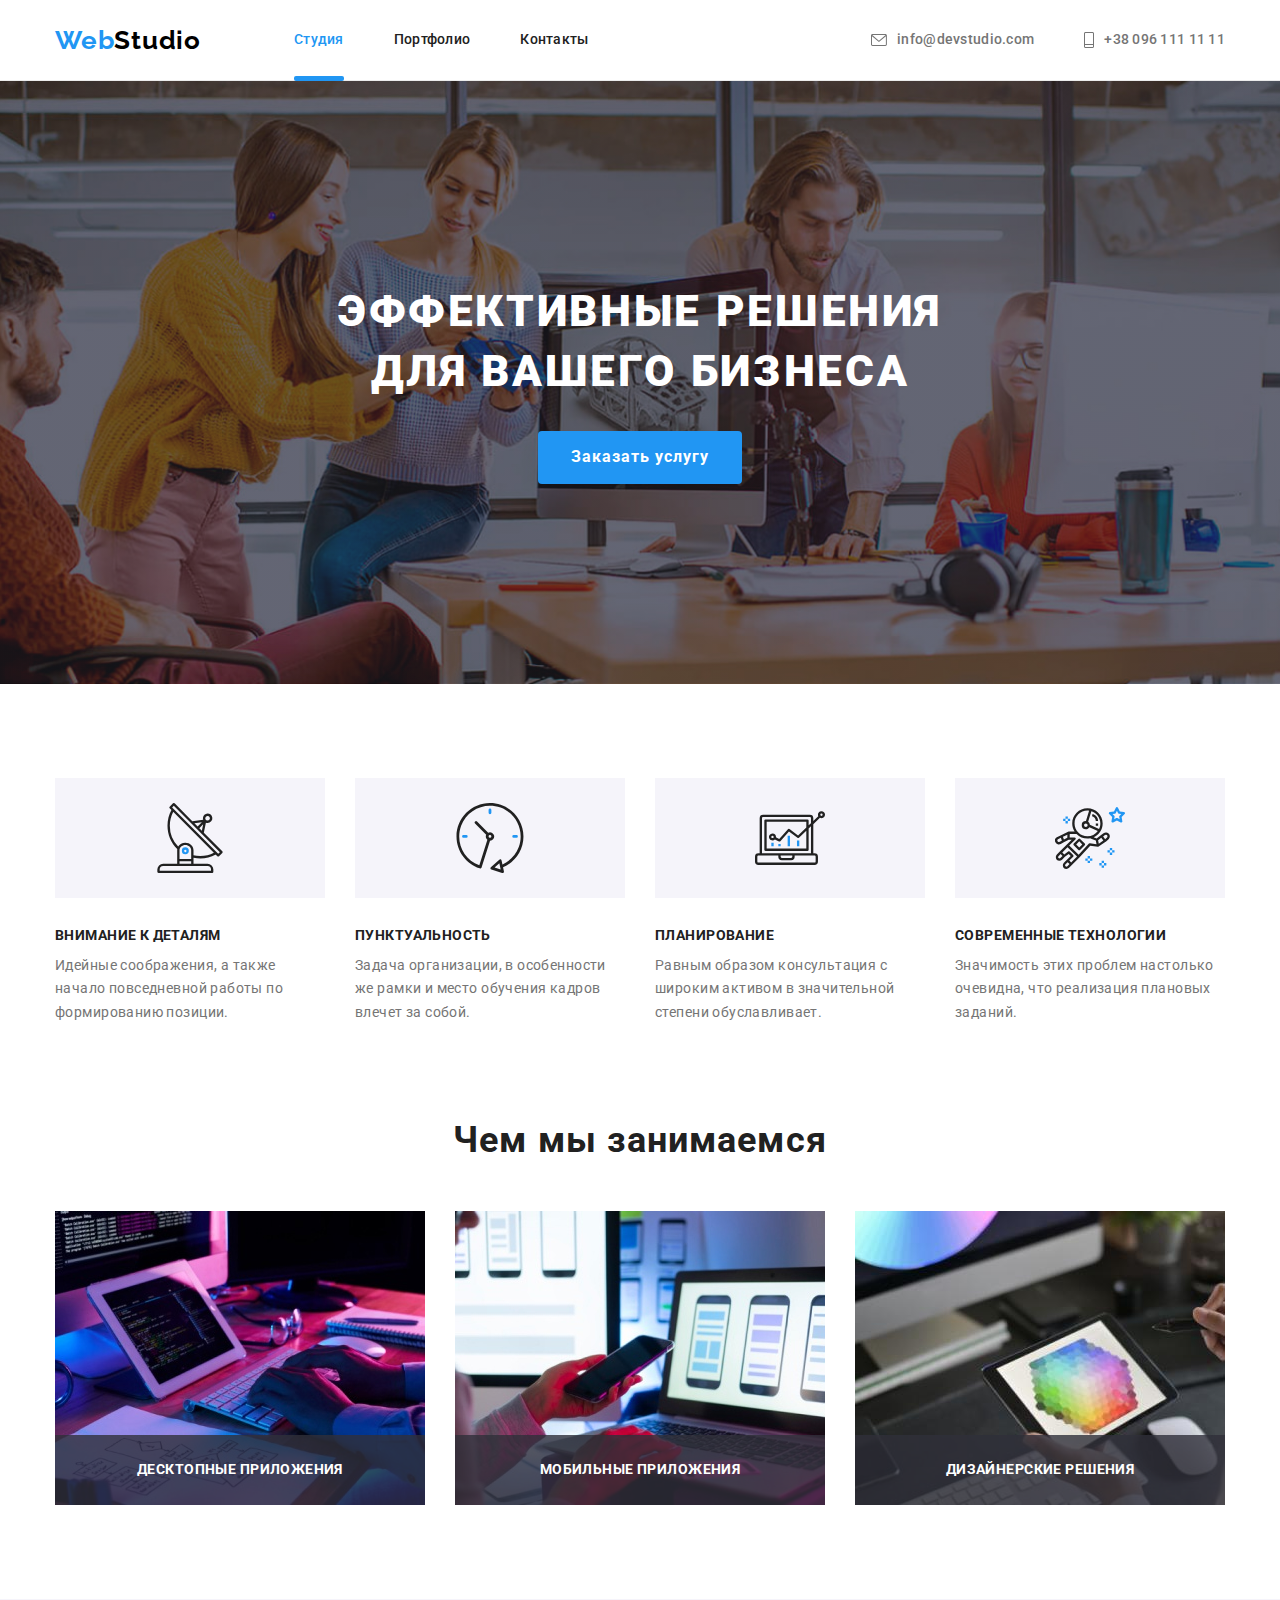
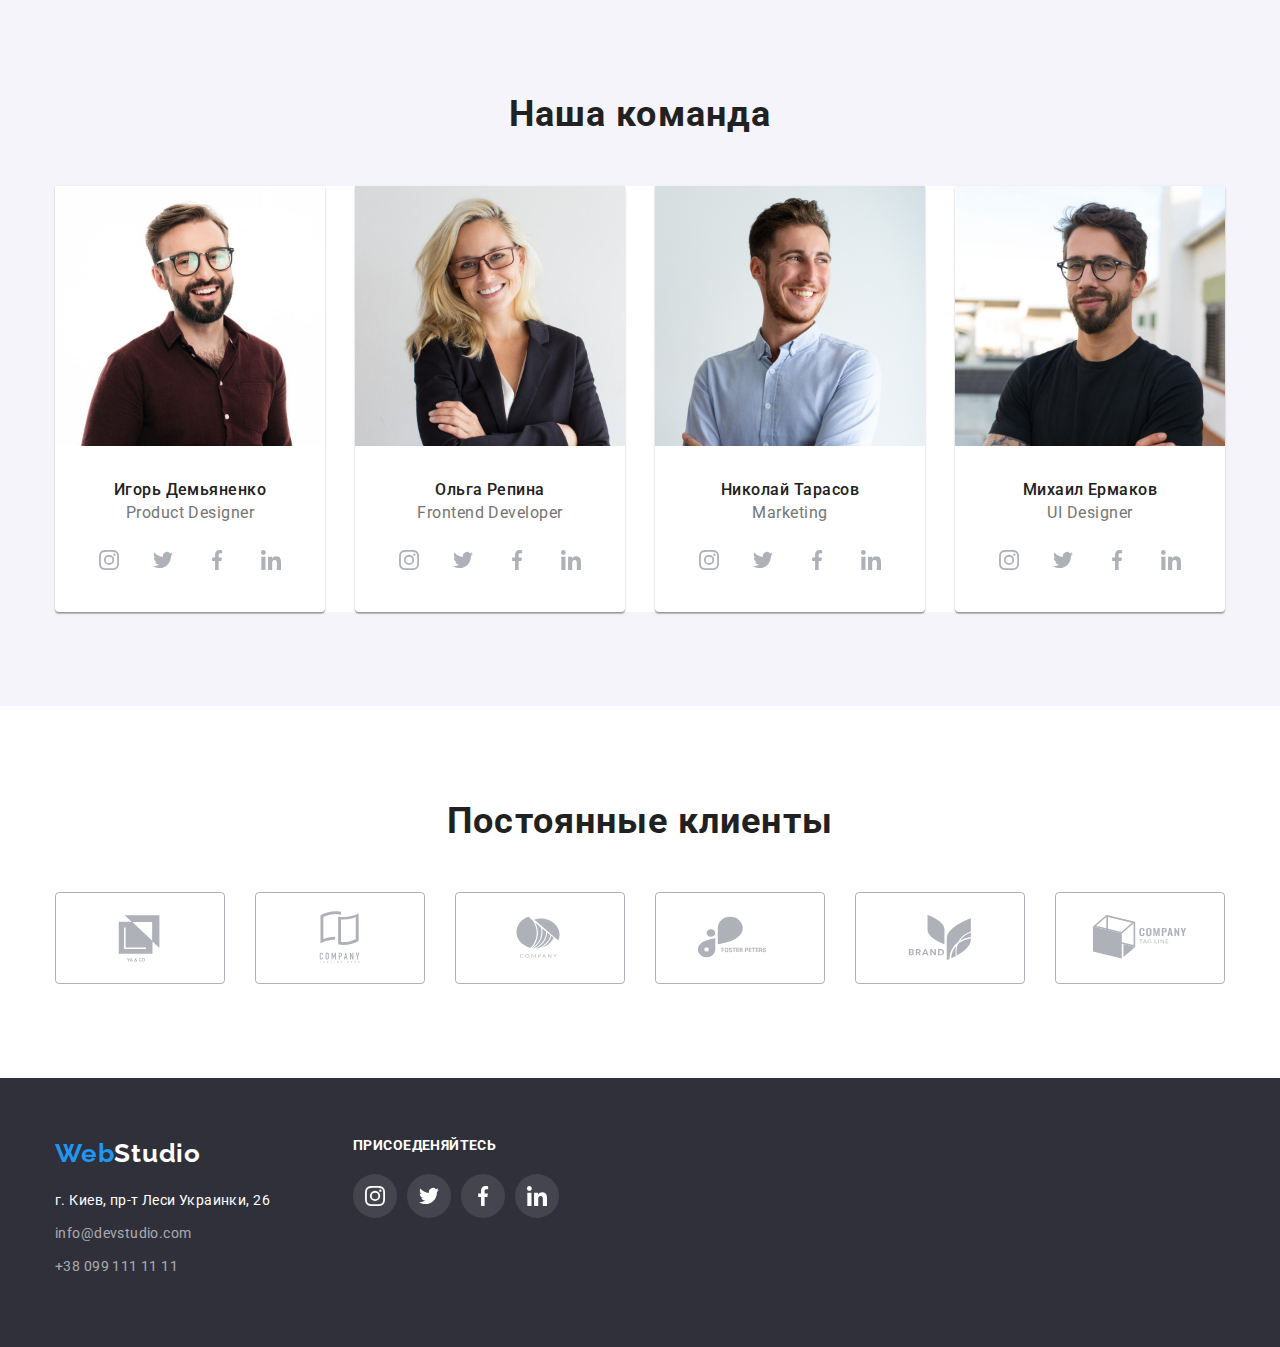
<file: index.html>
<!DOCTYPE html>
<html lang="en">
  <head>
    <meta charset="UTF-8" />
    <meta http-equiv="X-UA-Compatible" content="IE=edge" />
    <meta name="viewport" content="width=device-width, initial-scale=1.0" />
    <title>WebStudio</title>
    <link
      href="https://fonts.googleapis.com/css2?family=Raleway:wght@700&family=Roboto:wght@400;500;700;900&display=swap"
      rel="stylesheet"
    />
    <link
      rel="stylesheet"
      href="https://cdnjs.cloudflare.com/ajax/libs/modern-normalize/1.1.0/modern-normalize.min.css"
    />
    <link rel="stylesheet" href="./css/styles.css" />
  </head>

  <body>
    <!--Навигация по сайту-->
    <header class="page-header">
      <div class="container main-nav">
        <nav class="site-nav">
          <a href="./index.html" class="logo"
            ><span class="logo-blue">Web</span
            ><span class="logo-black">Studio</span></a
          >
          <ul class="site-nav list">
            <li class="item">
              <a href="./index.html" class="link current">Студия</a>
            </li>
            <li class="item">
              <a href="./portfolio.html" class="link">Портфолио</a>
            </li>
            <li class="item"><a href="#" class="link">Контакты</a></li>
          </ul>
        </nav>
        <ul class="nav list">
          <li class="item">
            <a href="mailto:info@devstudio.com" class="contact contacts-icon"
              ><svg width="10" height="16" class="icon">
                <use href="./images/icons.svg#envelope"></use>
              </svg>
              info@devstudio.com</a
            >
          </li>
          <li class="item">
            <a class="contact contacts-icon" href="tel:+380961111111"
              ><svg width="16" height="12" class="icon phone">
                <use href="./images/icons.svg#phone"></use></svg
              >+38 096 111 11 11</a
            >
          </li>
        </ul>
      </div>
    </header>
    <main>
      <!--Герой-->
      <section class="hero-section">
        <h1 class="hero">
          Эффективные решения <br />
          для вашего бизнеса
        </h1>
        <button data-modal-open type="button" class="button">
          Заказать услугу
        </button>
      </section>

      <section class="section">
        <div class="container">
          <!--заголовок который будет скрыт <h2> Наши ценности </h2>-->
          <ul class="list values-list">
            <li class="values-item">
              <div class="trumb">
                <svg width="70px" height="70px">
                  <use href="./images/icons.svg#antenna"></use>
                </svg>
              </div>
              <h3 class="values">Внимание к деталям</h3>
              <p class="values-description">
                Идейные соображения, а также начало повседневной работы по
                формированию позиции.
              </p>
            </li>
            <li class="values-item">
              <div class="trumb">
                <svg width="70" height="70">
                  <use href="./images/icons.svg#clock"></use>
                </svg>
              </div>
              <h3 class="values">Пунктуальность</h3>
              <p class="values-description">
                Задача организации, в особенности же рамки и место обучения
                кадров влечет за собой.
              </p>
            </li>
            <li class="values-item">
              <div class="trumb">
                <svg width="70" height="70">
                  <use href="./images/icons.svg#diagram"></use>
                </svg>
              </div>
              <h3 class="values">Планирование</h3>
              <p class="values-description">
                Равным образом консультация с широким активом в значительной
                степени обуславливает.
              </p>
            </li>
            <li class="values-item">
              <div class="trumb">
                <svg width="70" height="70">
                  <use href="./images/icons.svg#astronaut"></use>
                </svg>
              </div>
              <h3 class="values">Современные технологии</h3>
              <p class="values-description">
                Значимость этих проблем настолько очевидна, что реализация
                плановых заданий.
              </p>
            </li>
          </ul>
        </div>
      </section>
      <!--Чем мы занимаемся-->
      <section class="section-list">
        <div class="container">
          <h2 class="section-title">Чем мы занимаемся</h2>
          <ul class="list business">
            <li class="business-list">
              <div class="business-actions">
                <a href="#"
                  ><img
                    src="./images/box1.jpg"
                    width="370"
                    alt="Структура проекта"
                  />
                  <div class="actions">
                    <h3>Десктопные приложения</h3>
                  </div>
                </a>
              </div>
            </li>
            <li class="business-list">
              <div class="business-actions">
                <a href="#"
                  ><img src="./images/box2.jpg" width="370" alt="Оптимизация" />
                  <div class="actions">
                    <h3>Мобильные приложения</h3>
                  </div>
                </a>
              </div>
            </li>
            <li class="business-list">
              <div class="business-actions">
                <a href="#"
                  ><img src="./images/box3.jpg" width="370" alt="Дизайн" />
                  <div class="actions">
                    <h3>Дизайнерские решения</h3>
                  </div>
                </a>
              </div>
            </li>
          </ul>
        </div>
      </section>
      <!--Наша команда-->
      <section class="section-team section">
        <div class="container">
          <h2 class="section-title">Наша команда</h2>
          <ul class="list ouer-team">
            <li class="team-list">
              <img src="./images/igor.jpg" width="270" alt="Игорь" />
              <div class="card-title">
                <h3 class="team">Игорь Демьяненко</h3>
                <p class="profession">Product Designer</p>
                <div class="links-block">
                  <ul class="links-list list">
                    <li>
                      <a href="#" class="link-item"
                        ><svg width="20" height="20" class="network">
                          <use href="./images/icons.svg#instagram"></use></svg
                      ></a>
                    </li>
                    <li>
                      <a href="#" class="link-item"
                        ><svg width="20" height="20" class="network">
                          <use href="./images/icons.svg#twitter"></use></svg
                      ></a>
                    </li>
                    <li>
                      <a href="#" class="link-item"
                        ><svg width="20" height="20" class="network">
                          <use href="./images/icons.svg#facebook"></use></svg
                      ></a>
                    </li>
                    <li>
                      <a href="#" class="link-item"
                        ><svg width="20" height="20" class="network">
                          <use href="./images/icons.svg#linkedin"></use></svg
                      ></a>
                    </li>
                  </ul>
                </div>
              </div>
            </li>
            <li class="team-list">
              <img src="./images/olga.jpg" width="270" alt="Ольга" />
              <div class="card-title">
                <h3 class="team">Ольга Репина</h3>
                <p class="profession">Frontend Developer</p>
                <div class="links-block">
                  <ul class="links-list list">
                    <li>
                      <a href="" class="link-item"
                        ><svg width="20" height="20" class="network">
                          <use href="./images/icons.svg#instagram"></use></svg
                      ></a>
                    </li>
                    <li>
                      <a href="" class="link-item"
                        ><svg width="20" height="20" class="network">
                          <use href="./images/icons.svg#twitter"></use></svg
                      ></a>
                    </li>
                    <li>
                      <a href="" class="link-item"
                        ><svg width="20" height="20" class="network">
                          <use href="./images/icons.svg#facebook"></use></svg
                      ></a>
                    </li>
                    <li>
                      <a href="" class="link-item"
                        ><svg width="20" height="20" class="network">
                          <use href="./images/icons.svg#linkedin"></use></svg
                      ></a>
                    </li>
                  </ul>
                </div>
              </div>
            </li>
            <li class="team-list">
              <img src="./images/tarasov.jpg" width="270" alt="Николай" />
              <div class="card-title">
                <h3 class="team">Николай Тарасов</h3>
                <p class="profession">Marketing</p>
                <div class="links-block">
                  <ul class="links-list list">
                    <li>
                      <a href="" class="link-item"
                        ><svg width="20" height="20" class="network">
                          <use href="./images/icons.svg#instagram"></use></svg
                      ></a>
                    </li>
                    <li>
                      <a href="" class="link-item"
                        ><svg width="20" height="20" class="network">
                          <use href="./images/icons.svg#twitter"></use></svg
                      ></a>
                    </li>
                    <li>
                      <a href="" class="link-item"
                        ><svg width="20" height="20" class="network">
                          <use href="./images/icons.svg#facebook"></use></svg
                      ></a>
                    </li>
                    <li>
                      <a href="" class="link-item"
                        ><svg width="20" height="20" class="network">
                          <use href="./images/icons.svg#linkedin"></use></svg
                      ></a>
                    </li>
                  </ul>
                </div>
              </div>
            </li>
            <li class="team-list">
              <img src="./images/ermakov.jpg" width="270" alt="Михаил" />
              <div class="card-title">
                <h3 class="team">Михаил Ермаков</h3>
                <p class="profession">UI Designer</p>
                <div class="links-block">
                  <ul class="links-list list">
                    <li>
                      <a href="" class="link-item"
                        ><svg width="20" height="20" class="network">
                          <use href="./images/icons.svg#instagram"></use></svg
                      ></a>
                    </li>
                    <li>
                      <a href="" class="link-item"
                        ><svg width="20" height="20" class="network">
                          <use href="./images/icons.svg#twitter"></use></svg
                      ></a>
                    </li>
                    <li>
                      <a href="" class="link-item"
                        ><svg width="20" height="20" class="network">
                          <use href="./images/icons.svg#facebook"></use></svg
                      ></a>
                    </li>
                    <li>
                      <a href="" class="link-item"
                        ><svg width="20" height="20" class="network">
                          <use href="./images/icons.svg#linkedin"></use></svg
                      ></a>
                    </li>
                  </ul>
                </div>
              </div>
            </li>
          </ul>
        </div>
        <!--Постоянные клиенты-->
      </section>
      <section class="section">
        <div class="container">
          <h2 class="section-title">Постоянные клиенты</h2>
          <div>
            <ul class="client-list list">
              <li>
                <a href="#" class="client-item"
                  ><svg width="106" height="60" class="client">
                    <use href="./images/icons.svg#logo-0"></use></svg
                ></a>
              </li>
              <li>
                <a href="#" class="client-item"
                  ><svg width="106" height="60" class="client">
                    <use href="./images/icons.svg#logo-1"></use></svg
                ></a>
              </li>
              <li>
                <a href="#" class="client-item"
                  ><svg width="106" height="60" class="client">
                    <use href="./images/icons.svg#logo-2"></use></svg
                ></a>
              </li>
              <li>
                <a href="#" class="client-item"
                  ><svg width="106" height="60" class="client">
                    <use href="./images/icons.svg#logo-3"></use></svg
                ></a>
              </li>
              <li>
                <a href="#" class="client-item"
                  ><svg width="106" height="60" class="client">
                    <use href="./images/icons.svg#logo-4"></use></svg
                ></a>
              </li>
              <li>
                <a href="#" class="client-item"
                  ><svg width="106" height="60" class="client">
                    <use href="./images/icons.svg#logo-5"></use></svg
                ></a>
              </li>
            </ul>
          </div>
        </div>
      </section>
    </main>
    <!--Футер-->
    <footer class="inform-list">
      <div class="container footer-box">
        <div>
          <a href="./index.html" class="logo-footer"
            ><span class="logo-blue">Web</span
            ><span class="logo-white">Studio</span></a
          >
          <address>
            <ul class="inform list">
              <li class="contact-footer">
                <a href="#" class="location">г. Киев, пр-т Леси Украинки, 26</a>
              </li>
              <li class="contact-footer">
                <a href="mailto:info@example.com" class="contact-info"
                  >info@devstudio.com</a
                >
              </li>
              <li class="contact-footer">
                <a href="tel:+380991111111" class="contact-info"
                  >+38 099 111 11 11</a
                >
              </li>
            </ul>
          </address>
        </div>
        <div class="join-block">
          <h3 class="join-text">Присоеденяйтесь</h3>

          <ul class="join-list list">
            <li>
              <a href="#" class="join-item"
                ><svg width="20" height="20" class="join-network">
                  <use href="./images/icons.svg#instagram"></use></svg
              ></a>
            </li>
            <li>
              <a href="#" class="join-item"
                ><svg width="20" height="20" class="join-network">
                  <use href="./images/icons.svg#twitter"></use></svg
              ></a>
            </li>
            <li>
              <a href="#" class="join-item"
                ><svg width="20" height="20" class="join-network">
                  <use href="./images/icons.svg#facebook"></use></svg
              ></a>
            </li>
            <li>
              <a href="#" class="join-item"
                ><svg width="20" height="20" class="join-network">
                  <use href="./images/icons.svg#linkedin"></use></svg
              ></a>
            </li>
          </ul>
        </div>
      </div>
    </footer>
    <div class="backdrop is-hidden" data-modal>
      <div class="modal">
        <button data-modal-close type="button" class="close-btn">
          <svg width="18" height="18">
            <use href="./images/icons.svg#close-black"></use>
          </svg>
        </button>
      </div>
    </div>
    <script src="./js/modal.js"></script>
  </body>
</html>
</file>
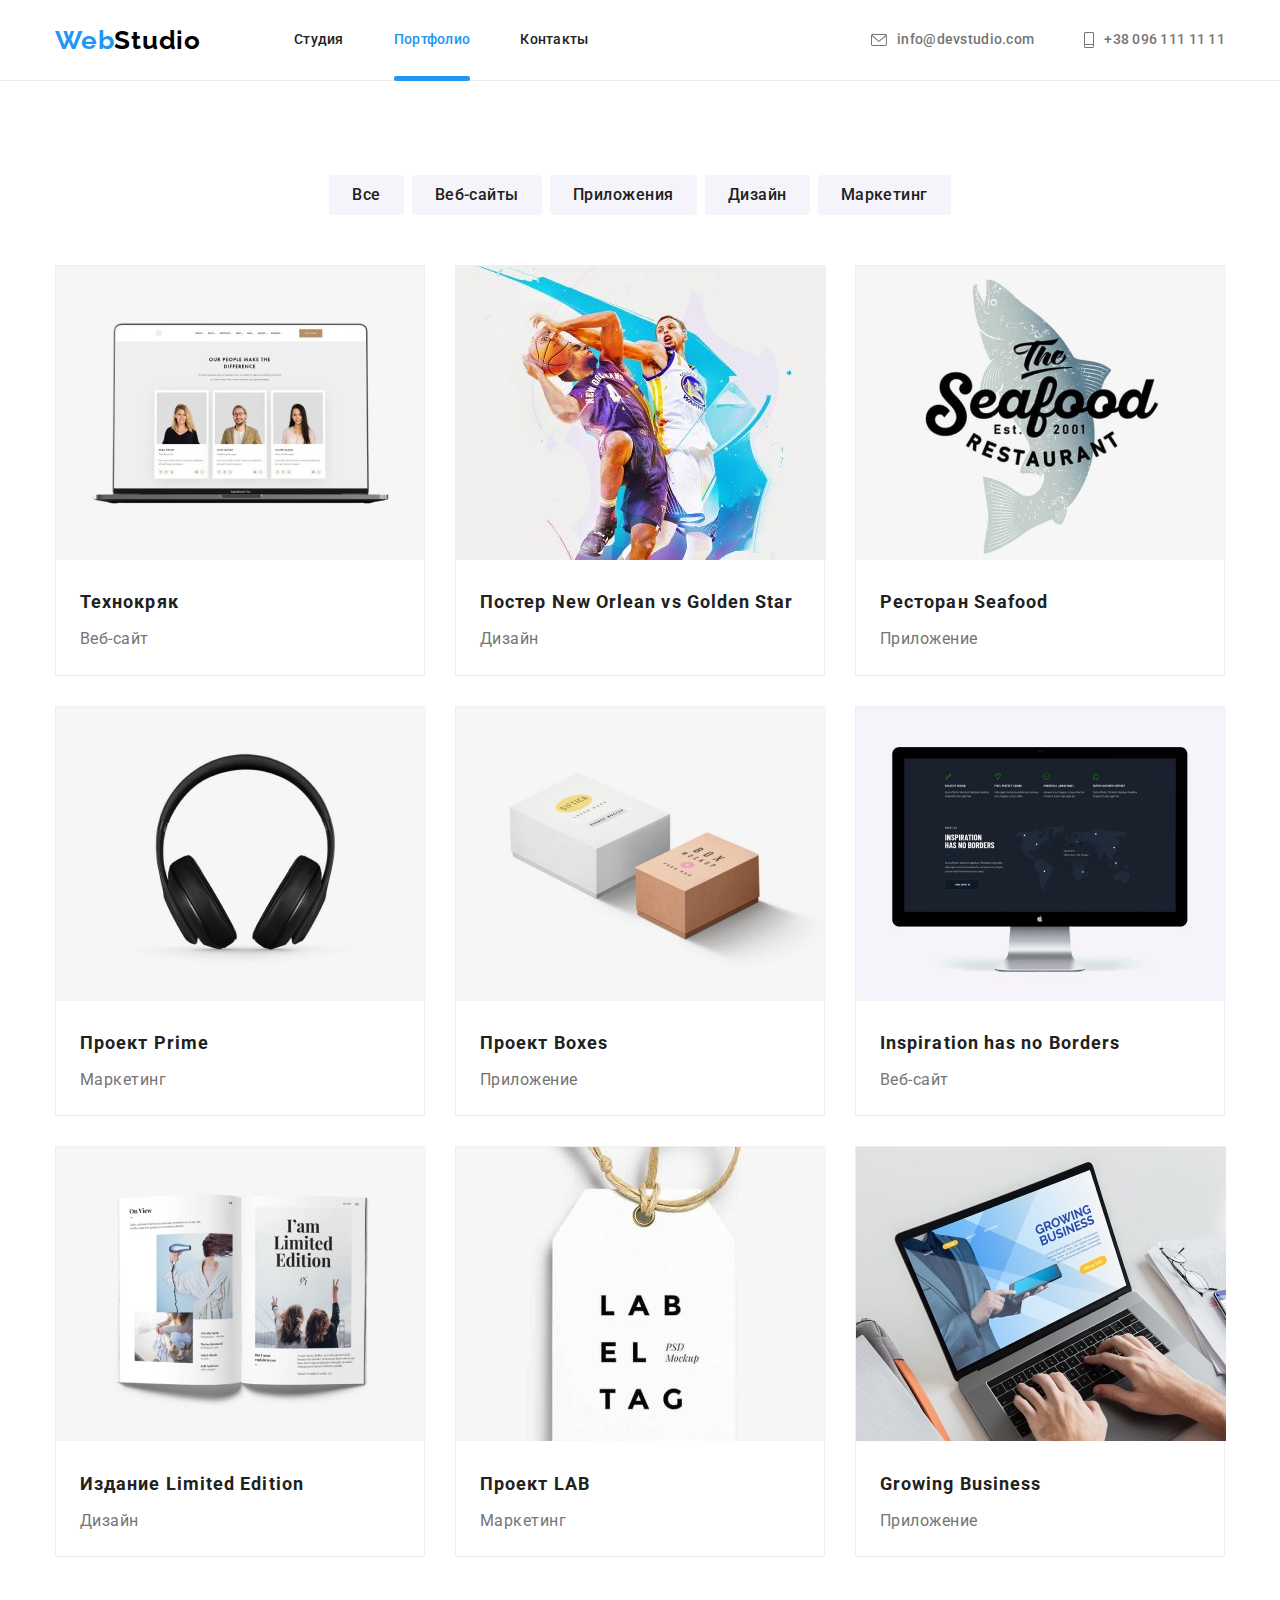
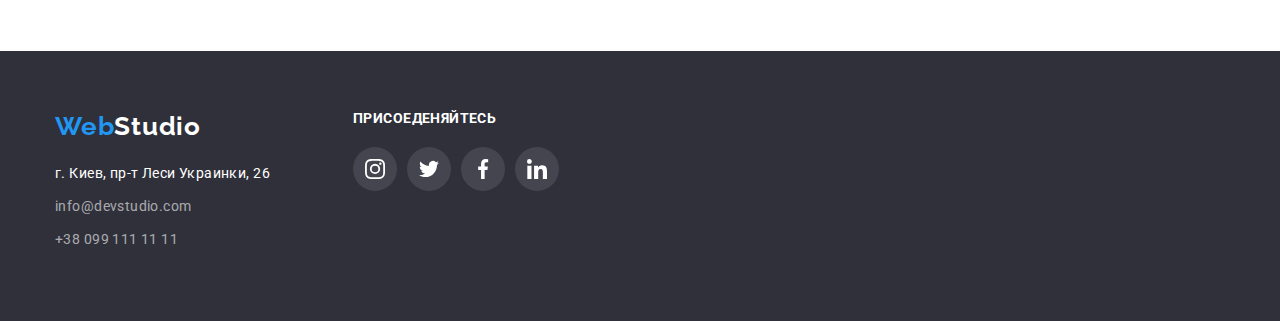
<file: portfolio.html>
<!DOCTYPE html>
<html lang="en">
  <head>
    <meta charset="UTF-8" />
    <meta http-equiv="X-UA-Compatible" content="IE=edge" />
    <meta name="viewport" content="width=device-width, initial-scale=1.0" />
    <title>Portfolio</title>
    <link
      href="https://fonts.googleapis.com/css2?family=Raleway:wght@700&family=Roboto:wght@400;500;700;900&display=swap"
      rel="stylesheet"
    />
    <link
      rel="stylesheet"
      href="https://cdnjs.cloudflare.com/ajax/libs/modern-normalize/1.1.0/modern-normalize.min.css"
    />
    <link rel="stylesheet" href="./css/styles.css" />
  </head>

  <body>
    <!--Навигация по сайту-->
    <header class="page-header">
      <div class="container main-nav">
        <nav class="site-nav">
          <a href="./index.html" class="logo"
            ><span class="logo-blue">Web</span
            ><span class="logo-black">Studio</span></a
          >
          <ul class="site-nav list">
            <li class="item"><a href="./index.html" class="link">Студия</a></li>
            <li class="item">
              <a href="./portfolio.html" class="link current">Портфолио</a>
            </li>
            <li class="item"><a href="#" class="link">Контакты</a></li>
          </ul>
        </nav>
        <ul class="nav list">
          <li class="item">
            <a href="mailto:info@devstudio.com" class="contact contacts-icon"
              ><svg width="10" height="16" class="icon">
                <use href="./images/icons.svg#envelope"></use>
              </svg>
              info@devstudio.com</a
            >
          </li>
          <li class="item">
            <a class="contact contacts-icon" href="tel:+380961111111"
              ><svg width="16" height="12" class="icon phone">
                <use href="./images/icons.svg#phone"></use></svg
              >+38 096 111 11 11</a
            >
          </li>
        </ul>
      </div>
    </header>

    <main>
      <section class="section">
        <div class="container">
          <!-- <h1> Портфолио работ </h1> -->
          <div class="main-buttons">
            <ul class="list button-list">
              <li class="button-cursor">
                <button type="button" class="cursor">Все</button>
              </li>
              <li class="button-cursor">
                <button type="button" class="cursor">Веб-сайты</button>
              </li>
              <li class="button-cursor">
                <button type="button" class="cursor">Приложения</button>
              </li>
              <li class="button-cursor">
                <button type="button" class="cursor">Дизайн</button>
              </li>
              <li class="button-cursor">
                <button type="button" class="cursor">Маркетинг</button>
              </li>
            </ul>
          </div>

          <div class="portfolio-container">
            <ul class="list portfolio-list">
              <li class="flex-element">
                <a href="">
                  <div class="thumb">
                    <img
                      src="./images/technokryak.jpg"
                      width="370"
                      alt="technokryak"
                    />
                    <div class="overlay">
                      <p>
                        Технокряк это современная площадка распространения
                        коронавируса. Компании используют эту платформу для
                        цифрового шпионажа и атак на защищённые сервера
                        конкурентов.
                      </p>
                    </div>
                  </div>
                </a>
                <div class="filter-card">
                  <h2 class="project">Технокряк</h2>
                  <p class="project-title">Веб-сайт</p>
                </div>
              </li>
              <li class="flex-element">
                <a href=""
                  ><img
                    src="./images/new-orlean-vs-golden-star.jpg"
                    width="370"
                    alt="New Orlean vs Golden Star"
                /></a>
                <div class="filter-card">
                  <h2 class="project">Постер New Orlean vs Golden Star</h2>
                  <p class="project-title">Дизайн</p>
                </div>
              </li>
              <li class="flex-element">
                <a href=""
                  ><img src="./images/seafood.jpg" width="370" alt="Seafood"
                /></a>
                <div class="filter-card">
                  <h2 class="project">Ресторан Seafood</h2>
                  <p class="project-title">Приложение</p>
                </div>
              </li>
              <li class="flex-element">
                <a href=""
                  ><img src="./images/prime.jpg" width="370" alt="Prime"
                /></a>
                <div class="filter-card">
                  <h2 class="project">Проект Prime</h2>
                  <p class="project-title">Маркетинг</p>
                </div>
              </li>
              <li class="flex-element">
                <a href=""
                  ><img src="./images/boxes.jpg" width="370" alt="Boxes"
                /></a>
                <div class="filter-card">
                  <h2 class="project">Проект Boxes</h2>
                  <p class="project-title">Приложение</p>
                </div>
              </li>
              <li class="flex-element">
                <a href=""
                  ><img
                    src="./images/inspiration-has-no-borders.jpg"
                    width="370"
                    alt="Borders"
                /></a>
                <div class="filter-card">
                  <h2 class="project">Inspiration has no Borders</h2>
                  <p class="project-title">Веб-сайт</p>
                </div>
              </li>
              <li class="flex-element">
                <a href=""
                  ><img
                    src="./images/limited-edition.jpg"
                    width="370"
                    alt="Limited Edition"
                /></a>
                <div class="filter-card">
                  <h2 class="project">Издание Limited Edition</h2>
                  <p class="project-title">Дизайн</p>
                </div>
              </li>
              <li class="flex-element">
                <a href=""
                  ><img src="./images/lab.jpg" width="370" alt="LAB"
                /></a>
                <div class="filter-card">
                  <h2 class="project">Проект LAB</h2>
                  <p class="project-title">Маркетинг</p>
                </div>
              </li>
              <li class="flex-element">
                <a href=""
                  ><img
                    src="./images/growing-business.jpg"
                    width="370"
                    alt="Business"
                /></a>
                <div class="filter-card">
                  <h2 class="project">Growing Business</h2>
                  <p class="project-title">Приложение</p>
                </div>
              </li>
            </ul>
          </div>
        </div>
      </section>
    </main>

    <!--Футер-->
    <footer class="inform-list">
      <div class="container footer-box">
        <div>
          <a href="./index.html" class="logo-footer"
            ><span class="logo-blue">Web</span
            ><span class="logo-white">Studio</span></a
          >
          <address>
            <ul class="inform list">
              <li class="contact-footer">
                <a href="#" class="location">г. Киев, пр-т Леси Украинки, 26</a>
              </li>
              <li class="contact-footer">
                <a href="mailto:info@example.com" class="contact-info"
                  >info@devstudio.com</a
                >
              </li>
              <li class="contact-footer">
                <a href="tel:+380991111111" class="contact-info"
                  >+38 099 111 11 11</a
                >
              </li>
            </ul>
          </address>
        </div>
        <div class="join-block">
          <h3 class="join-text">Присоеденяйтесь</h3>

          <ul class="join-list list">
            <li>
              <a href="#" class="join-item"
                ><svg width="20" height="20" class="join-network">
                  <use href="./images/icons.svg#instagram"></use></svg
              ></a>
            </li>
            <li>
              <a href="#" class="join-item"
                ><svg width="20" height="20" class="join-network">
                  <use href="./images/icons.svg#twitter"></use></svg
              ></a>
            </li>
            <li>
              <a href="#" class="join-item"
                ><svg width="20" height="20" class="join-network">
                  <use href="./images/icons.svg#facebook"></use></svg
              ></a>
            </li>
            <li>
              <a href="#" class="join-item"
                ><svg width="20" height="20" class="join-network">
                  <use href="./images/icons.svg#linkedin"></use></svg
              ></a>
            </li>
          </ul>
        </div>
      </div>
    </footer>
  </body>
</html>
</file>
<file: css/styles.css>
/*Стили для index.html*/

:root {
  --primary-text-color: #757575; /*цвет основного текста*/
  --title-text-color: #212121; /*вторичный цвет заголовка*/
  --accent-color: #2196f3; /*акцент*/
  --white-color: #ffffff; /*белый цвет*/
}

body {
  font-family: Roboto, sans-serif;
  background-color: var(--white-color);
  color: var(--primary-text-color);
}
/*Обнуление отступов заголовков и параграфов*/
h1,
h2,
h3,
p {
  margin-top: 0;
  margin-bottom: 0;
}

/*Логотип*/
.logo {
  margin-right: 93px;
  font-family: Raleway;
  font-weight: bold;
  font-size: 26px;
  line-height: 1.19; /* 31/26=1.19 */
  letter-spacing: 0.03em;
}

.logo-blue {
  color: var(--accent-color);
}
.logo-black {
  color: #000000;
}
.logo-white {
  color: var(--white-color);
}
/*Навигация по сайту*/

.main-nav,
.logo {
  display: flex;
  align-items: center;
}

.list {
  padding: 0;
  margin: 0;
  list-style: none;
}

.site-nav a {
  color: var(--title-text-color);
  text-decoration: none;
}
.site-nav {
  display: flex;
  margin: 0 0 0 0;
}
.nav {
  margin-left: auto;
}

.site-nav .item {
  /* background-color: tomato;*/
  margin-right: 50px;
}

.site-nav :last-child {
  margin-right: 0;
}

.nav .item + .item {
  margin-left: 50px;
}

.contact {
  color: var(--primary-text-color);
  font-weight: 500;
  font-size: 14px;
  line-height: 1.14;
  letter-spacing: 0.02em;
  text-decoration: none;
  transition-property: color;
  transition-duration: 250ms;
  transition-timing-function: cubic-bezier(0.4, 0, 0.2, 1);
}
.nav {
  display: flex;
}

.link {
  position: relative;
  display: block;
  padding-top: 32px;
  padding-bottom: 32px;
  font-weight: 500;

  font-size: 14px;
  line-height: 1.14;
  letter-spacing: 0.02em;
  color: var(--title-text-color);
  transition: color 250ms cubic-bezier(0.4, 0, 0.2, 1);
}

.link:hover,
.link:focus {
  color: var(--accent-color);
}
.link.current {
  color: var(--accent-color);
}

.current::after {
  position: absolute;
  display: block;
  content: '';
  left: 0;
  bottom: -1px;
  width: 100%;
  height: 5px;
  background-color: var(--accent-color);
  border-radius: 2px;
}

.contact:hover,
.contact:focus {
  color: var(--accent-color);
  fill: var(--accent-color);
}

.contacts-icon {
  text-align: center;
  justify-content: center;

  fill: var(--primary-text-color);
}
.icon {
  margin-right: 10px;
  width: 16px;
  height: 12px;
}
.phone {
  width: 10px;
  height: 16px;
}

.contacts-icon:hover,
.phone:hover,
.contacts-icon:focus,
.phone:focus {
  fill: var(--accent-color);
}

.nav li a {
  display: flex;

  align-items: center;
}

/*Секция-герой*/
.hero-section {
  background-image: linear-gradient(to right, rgba(47, 48, 58, 0.4), rgba(47, 48, 58, 0.4)),
    url(../images/img-hero.jpg);
  max-width: 1600px;
  margin-left: auto;
  margin-right: auto;
  background-repeat: no-repeat;
  background-position: center;
  background-size: cover;
  padding: 200px 0 200px 0;
  background-color: #2f303a;
}
.hero {
  margin-bottom: 30px;
  font-weight: 900;
  font-size: 44px;
  line-height: 1.37;
  text-align: center;
  text-transform: uppercase;
  letter-spacing: 0.06em;
  color: var(--white-color);
}
/*Главная кнопка*/

.backdrop {
  position: fixed;
  top: 0;
  left: 0;
  width: 100%;
  height: 100%;
  background-color: rgba(0, 0, 0, 0.2);
  opacity: 1;
  transition: opacity 250ms cubic-bezier(0.4, 0, 0.2, 1);
}
.is-hidden {
  opacity: 0;
  pointer-events: none;
}

.modal {
  position: absolute;
  top: 50%;
  left: 50%;
  transform: translate(-50%, -50%);
  min-width: 528px;
  min-height: 581px;

  background-color: var(--white-color);
}
.close-btn {
  position: absolute;
  display: flex;
  margin: 20px 8px 0 0;
  justify-content: center;
  align-items: center;
  border-radius: 50%;
  width: 30px;
  height: 30px;
  top: 8px;
  right: 8px;
  background: #ffffff;
  border: 1px solid rgba(0, 0, 0, 0.1);
  box-sizing: border-box;
  cursor: pointer;
}

.hero-section {
  text-align: center;
}

.button {
  padding: 10px 32px;
  min-width: 200px;

  border: 1px solid transparent;
  border-radius: 4px;
  /*box-shadow: 0px 4px 4px rgba(0, 0, 0, 0.15);*/

  cursor: pointer;
  font-family: Roboto;
  font-style: normal;
  font-weight: bold;
  font-size: 16px;
  line-height: 1.88;
  letter-spacing: 0.06em;
  /*font-family: inherit;*/
  color: var(--white-color);
  background-color: var(--accent-color);
}

/*Наши ценности*/

/*.values-item:nth-child(1)::before {
  background-image: url(../images/antenna1.svg);
}

.values-item:nth-child(2)::before {
  background-image: url(../images/igor.jpg);
}

values-item:nth-child(3)::before {
  background-image: url(../images/igor.jpg);
}

values-item:nth-child(4)::before {
  background-image: url(../images/igor.jpg);
}

.values-item::before {
  display: block;
  content: '';

  height: 120px;
  outline: 1px solid red;
  background-size: contain;
  background-repeat: no-repeat;
  background-position: center;
  background-color: #f5f4fa;
}*/
.trumb {
  display: flex;
  align-items: center;
  justify-content: center;
  width: 270px;
  height: 120px;
  background-color: #f5f4fa;
  margin-bottom: 30px;
}

.values {
  margin-top: 0;
  margin-bottom: 10px;
  font-weight: bold;
  font-size: 14px;
  line-height: 1.14;
  text-transform: uppercase;
  letter-spacing: 0.03em;
  color: var(--title-text-color);
}
.values-description {
  margin-top: 0;
  margin-bottom: 0;
  font-weight: normal;
  font-size: 14px;
  line-height: 1.71;
  letter-spacing: 0.03em;
  color: var(--primary-text-color);
}

.values-list {
  display: flex;
}
.values-list .values-item + .values-item {
  margin-left: 30px;
}
.values-item {
  width: 270px;
}
/*Чем мы занимаемся*/

.section-title {
  margin-bottom: 50px;
  font-weight: bold;
  font-size: 36px;
  line-height: 1.17;
  text-align: center;
  letter-spacing: 0.03em;
  color: var(--title-text-color);
}
.business {
  display: flex;
}
.business .business-list + .business-list {
  margin-left: 30px;
}

.business-actions {
  position: relative;
}
.business-actions img {
  display: block;
}
.actions {
  position: absolute;
  bottom: 0;
  width: 100%;
  background: rgba(47, 48, 58, 0.8);
  justify-content: center;
  display: flex;
  align-items: center;
  padding: 27px 0 27px 0;
}

.actions h3 {
  font-family: Roboto;
  font-style: normal;
  font-weight: bold;
  font-size: 14px;
  line-height: 1.14;
  text-align: center;
  letter-spacing: 0.03em;
  text-transform: uppercase;

  color: var(--white-color);
}

/*Наша команда*/

.section-team {
  /* background-color: #f5f4fa;*/
  background-color: #f5f4fa;
}

.team {
  margin-top: 0;
  margin-bottom: 0;
  margin-bottom: 4px;
  text-align: center;
  font-weight: 500;
  font-size: 16px;
  line-height: 1.19;
  letter-spacing: 0.03em;
  color: var(--title-text-color);
}

.profession {
  margin-top: 0;
  margin-bottom: 0;
  text-align: center;
  font-weight: normal;
  font-size: 16px;
  line-height: 1.19;
  letter-spacing: 0.03em;
  color: var(--primary-text-color);
}

.ouer-team {
  display: flex;
  background-color: var(--white-color);
}
.ouer-team .team-list + .team-list {
  margin-left: 30px;
}
.team-list {
  box-shadow: 0px 1px 3px rgba(0, 0, 0, 0.12), 0px 1px 1px rgba(0, 0, 0, 0.14),
    0px 2px 1px rgba(0, 0, 0, 0.2);
  border-radius: 0px 0px 4px 4px;
}
.links-block {
  align-items: center;
  width: 206px;
  height: 44px;
  text-align: center;
  justify-content: center;
  margin: 16px 32px 0px 32px;
}

.links-list {
  display: flex;
  cursor: pointer;
  fill: var(--white-color);
}

.link-item {
  fill: #afb1b8;
  display: flex;
  width: 44px;
  height: 44px;
  border-radius: 50%;
  background-color: var(--white-color);
  align-items: center;
  justify-content: center;

  transition-property: background-color;
  transition-duration: 250ms;
  transition-timing-function: cubic-bezier(0.4, 0, 0.2, 1);
}

.links-list li + li {
  margin-left: 10px;
}
.network {
  color: currentColor;
  /*fill: #afb1b8;*/
}
.network:hover,
.network:focus {
  background-color: var(--accent-color);
  fill: var(--white-color);
}
.link-item:hover,
.link-item:focus {
  fill: var(--white-color);
  background-color: var(--accent-color);
}
/*Постоянные клиенты*/
/*.client {
  fill: #afb1b8;
}
.client:hover {
  fill: var(--accent-color);
}*/
.client-list {
  display: flex;
  text-align: center;
  justify-content: center;
}
.client-item {
  display: flex;
  align-items: center;
  justify-content: center;
  width: 170px;
  height: 92px;
  border: 1px solid #afb1b8;
  box-sizing: border-box;
  border-radius: 4px;
  fill: #afb1b8;
  transition-property: fill;
  transition-duration: 250ms;
  transition-timing-function: cubic-bezier(0.4, 0, 0.2, 1);
}
.client-item:hover,
.client-item:focus {
  fill: var(--accent-color);
  border: 1px solid var(--accent-color);
}

.client-list li + li {
  margin-left: 30px;
}

/*Футер*/
footer {
  background-color: #2f303a;
}
footer a {
  text-decoration: none;
}
address a {
  text-decoration: none;
}
.inform {
  font-style: normal;
}
.contact-info {
  font-weight: 400;
  font-size: 14px;
  line-height: 1.7;
  letter-spacing: 0.03em;
  color: rgba(255, 255, 255, 0.6);
  transition-property: color;
  transition-duration: 250ms;
  transition-timing-function: cubic-bezier(0.4, 0, 0.2, 1);
}
.contact-info:hover,
.contact-info:focus {
  color: var(--accent-color);
}

.location {
  font-weight: 400;
  font-size: 14px;
  line-height: 1.7;
  letter-spacing: 0.03em;
  color: var(--white-color);
}
.logo-footer {
  display: block;
  margin-bottom: 20px;
  font-family: Raleway;
  font-weight: bold;
  font-size: 26px;
  line-height: 1.19;
  letter-spacing: 0.03em;
}

.contact-footer {
  margin-bottom: 9px;
}
.inform :last-child {
  padding-bottom: 0;
}
.inform-list {
  padding: 60px 0 60px 0;
}

/*присоединяйтесь*/
.footer-box {
  display: flex;
}
.join-text {
  font-family: Roboto;
  font-style: normal;
  font-weight: bold;
  font-size: 14px;
  line-height: 1.14;
  letter-spacing: 0.03em;
  text-transform: uppercase;

  color: #ffffff;
}

.join-block {
  align-items: center;
  justify-content: center;
  margin: 0 0 95px 83px;
  width: 206px;
  height: 44px;
}

.join-list {
  margin-top: 20px;
  display: flex;
  cursor: pointer;
  fill: var(--white-color);
}

.join-item {
  /*fill: #AFB1B8;*/
  display: flex;
  width: 44px;
  height: 44px;
  border-radius: 50%;
  background-color: var(--white-color);
  align-items: center;
  justify-content: center;
  background: rgba(255, 255, 255, 0.1);

  transition-property: background-color;
  transition-duration: 250ms;
  transition-timing-function: cubic-bezier(0.4, 0, 0.2, 1);
}

.join-item:hover,
.join-item:focus {
  background-color: var(--accent-color);
}
.join-network {
  fill: var(--white-color);
}
.join-list li + li {
  margin-left: 10px;
}
/*.site-nav :last-child {
  margin-right: 0;
}*/

/*/////////////////////////////////////////////*/

/*Стили для portfolio.html*/

/* Page header*/

.page-header {
  border-bottom: 1px solid #ececec;
}

.cursor {
  min-width: 73px;
  text-align: center;
  border: 1px solid transparent;
  border-radius: 4px;

  padding: 6px 22px;

  cursor: pointer;
  font-family: Roboto;
  font-style: normal;
  font-weight: 500;
  font-size: 16px;
  line-height: 1.62;
  text-align: center;
  letter-spacing: 0.03em;
  color: var(--title-text-color);
  background-color: #f5f4fa;

  transition: 250ms cubic-bezier(0.4, 0, 0.2, 1);
}

/*Портфолио работ*/
.button-list {
  display: flex;
  justify-content: center;
}
.button-list .button-cursor + .button-cursor {
  margin-left: 8px;
}
.button-cursor:hover {
  box-shadow: 0px 3px 1px rgba(0, 0, 0, 0.1), 0px 1px 2px rgba(0, 0, 0, 0.08),
    0px 2px 2px rgba(0, 0, 0, 0.12);
  border-radius: 4px;
}
.main-buttons {
  margin-bottom: 50px;
}

.cursor:hover,
.cursor:focus {
  color: var(--white-color);
  background-color: var(--accent-color);
  box-shadow: 0px 3px 1px rgba(0, 0, 0, 0.1), 0px 1px 2px rgba(0, 0, 0, 0.08),
    0px 2px 2px rgba(0, 0, 0, 0.12);
  border-radius: 4px;
}

.project {
  margin-bottom: 4px;
  font-style: normal;
  font-weight: 700;
  font-size: 18px;
  line-height: 2;
  letter-spacing: 0.06em;
  color: var(--title-text-color);
}
.project-title {
  font-style: normal;
  font-weight: 400;
  font-size: 16px;
  line-height: 1.9;
  letter-spacing: 0.03em;
  color: var(--primary-text-color);
}

.portfolio-list {
  display: flex;
  flex-wrap: wrap;
}
.flex-element {
  margin-right: 30px;
  margin-bottom: 30px;
  width: 370px;
  border: 1px solid #eeeeee;
  box-sizing: border-box;
}

.flex-element:hover .overlay,
.flex-element a:focus .overlay {
  opacity: 1;
}

.thumb {
  position: relative;
  overflow: hidden;
}

.overlay {
  top: 0;
  left: 0;
  position: absolute;
  padding: 71px 24px 55px 24px;
  width: 100%;
  height: 100%;
  /*opacity: 1;*/
  font-size: 18px;
  line-height: 1.56;
  letter-spacing: 0.03em;
  background: rgba(33, 150, 243, 0.9);
  transform: translateY(100%);
  transition: transform 250ms cubic-bezier(0.4, 0, 0.2, 1);
  color: var(--white-color);
}
.flex-element:hover .overlay {
  transform: translateY(0);
}

.flex-element:hover {
  border: 1px solid #eeeeee;
  box-sizing: border-box;
  box-shadow: 0px 1px 1px rgba(0, 0, 0, 0.12), 0px 4px 4px rgba(0, 0, 0, 0.06),
    1px 4px 6px rgba(0, 0, 0, 0.16);
}
.flex-element:nth-child(3n) {
  margin-right: 0;
}
.filter-card {
  padding: 20px 24px;
}
/*Альернатива*/
/*.flex-element:not(nth-last-child(-n + 3)){
  margin-right: 30px;}*/

.flex-element:nth-last-child(-n + 3) {
  margin-bottom: 0;
}

.container {
  width: 1200px;
  padding: 0 15px;
  margin-top: 0;
  margin-bottom: 0;
  margin-left: auto;
  margin-right: auto;
}

.button-list {
  justify-content: center;
}
.section {
  padding-bottom: 94px;
  padding-top: 94px;
}
.section-list {
  padding-bottom: 94px;
}

.card-title {
  padding: 30px 0 30px 0;
}
</file>
